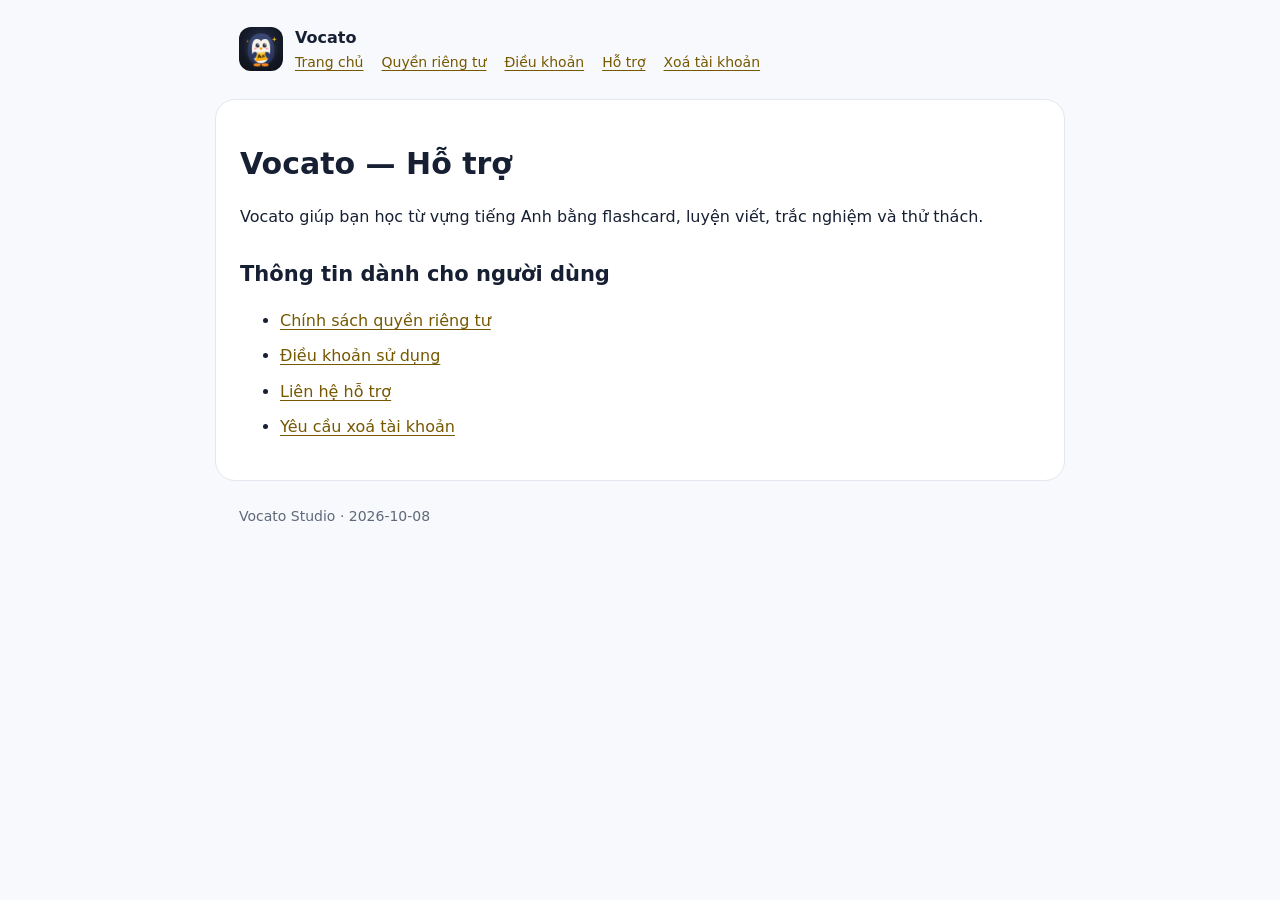
<file: index.html>
<!doctype html><html lang="vi"><head><meta charset="utf-8"><meta name="viewport" content="width=device-width,initial-scale=1"><title>Vocato — Hỗ trợ — Vocato</title><link rel="stylesheet" href="style.css"><link rel="icon" href="icon.png"></head><body><header><img src="icon.png" alt=""><div><strong>Vocato</strong><nav><a href="index.html">Trang chủ</a><a href="privacy.html">Quyền riêng tư</a><a href="terms.html">Điều khoản</a><a href="support.html">Hỗ trợ</a><a href="delete-account.html">Xoá tài khoản</a></nav></div></header><main><h1>Vocato — Hỗ trợ</h1><p>Vocato giúp bạn học từ vựng tiếng Anh bằng flashcard, luyện viết, trắc nghiệm và thử thách.</p><section><h2>Thông tin dành cho người dùng</h2><ul><li><a href="privacy.html">Chính sách quyền riêng tư</a></li><li><a href="terms.html">Điều khoản sử dụng</a></li><li><a href="support.html">Liên hệ hỗ trợ</a></li><li><a href="delete-account.html">Yêu cầu xoá tài khoản</a></li></ul></section></main><footer>Vocato Studio · 2026-10-08</footer></body></html>
</file>
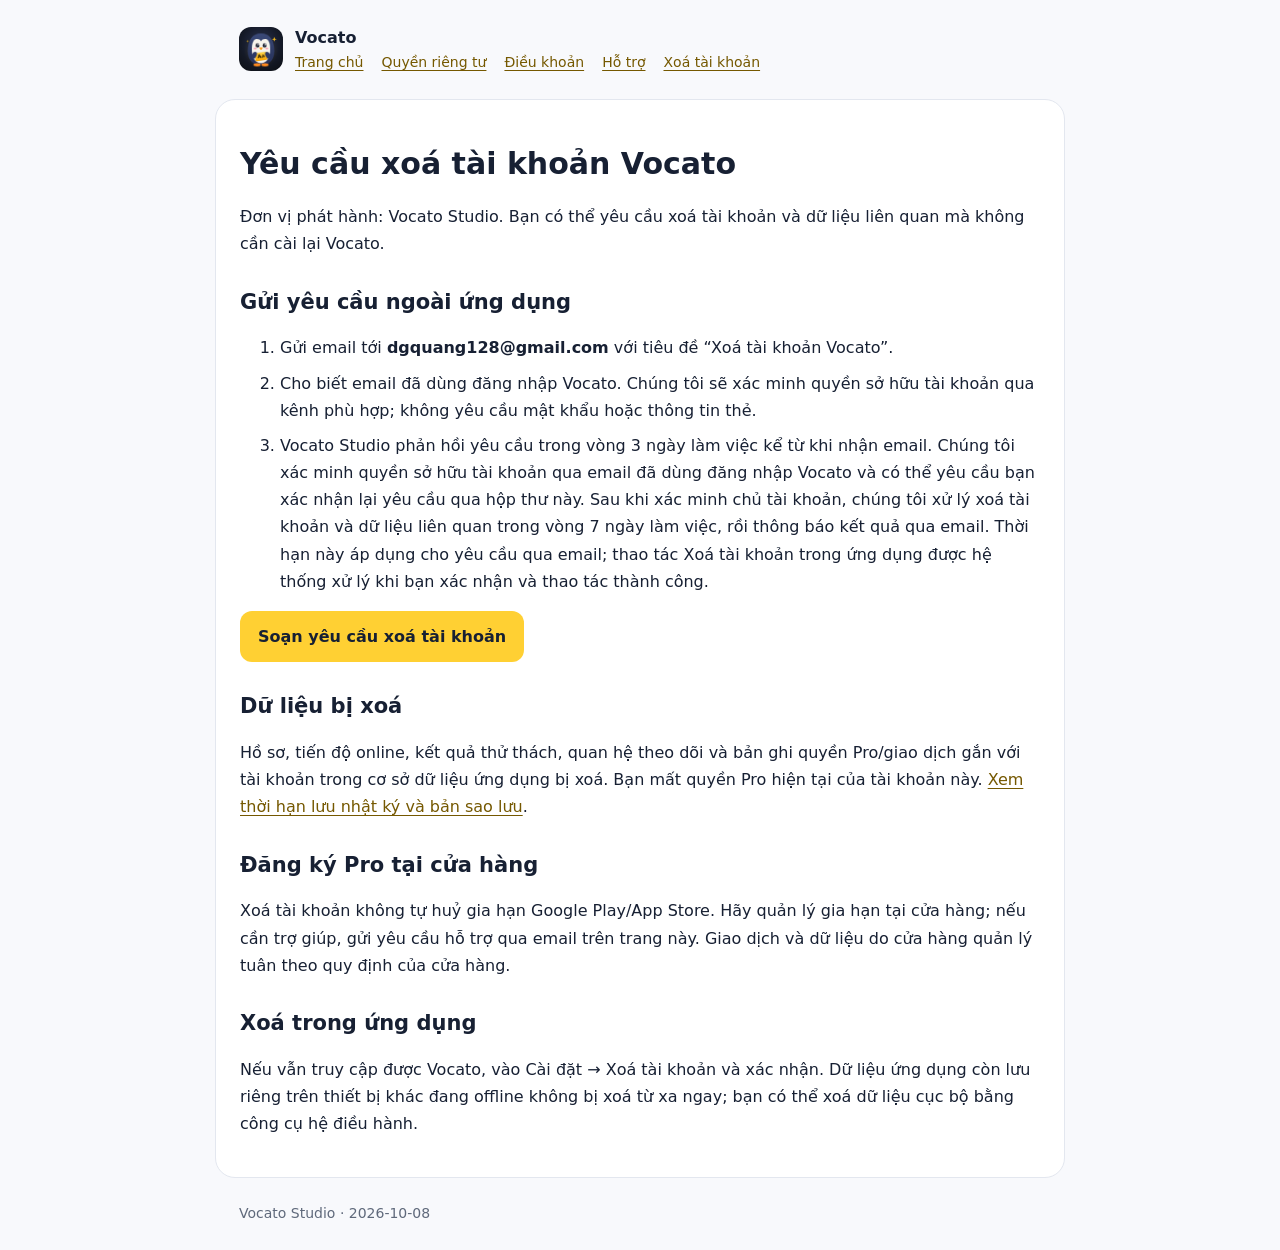
<file: delete-account.html>
<!doctype html><html lang="vi"><head><meta charset="utf-8"><meta name="viewport" content="width=device-width,initial-scale=1"><title>Yêu cầu xoá tài khoản Vocato — Vocato</title><link rel="stylesheet" href="style.css"><link rel="icon" href="icon.png"></head><body><header><img src="icon.png" alt=""><div><strong>Vocato</strong><nav><a href="index.html">Trang chủ</a><a href="privacy.html">Quyền riêng tư</a><a href="terms.html">Điều khoản</a><a href="support.html">Hỗ trợ</a><a href="delete-account.html">Xoá tài khoản</a></nav></div></header><main><h1>Yêu cầu xoá tài khoản Vocato</h1><p>Đơn vị phát hành: Vocato Studio. Bạn có thể yêu cầu xoá tài khoản và dữ liệu liên quan mà không cần cài lại Vocato.</p><section><h2>Gửi yêu cầu ngoài ứng dụng</h2><ol><li>Gửi email tới <strong>dgquang128@gmail.com</strong> với tiêu đề “Xoá tài khoản Vocato”.</li><li>Cho biết email đã dùng đăng nhập Vocato. Chúng tôi sẽ xác minh quyền sở hữu tài khoản qua kênh phù hợp; không yêu cầu mật khẩu hoặc thông tin thẻ.</li><li>Vocato Studio phản hồi yêu cầu trong vòng 3 ngày làm việc kể từ khi nhận email. Chúng tôi xác minh quyền sở hữu tài khoản qua email đã dùng đăng nhập Vocato và có thể yêu cầu bạn xác nhận lại yêu cầu qua hộp thư này. Sau khi xác minh chủ tài khoản, chúng tôi xử lý xoá tài khoản và dữ liệu liên quan trong vòng 7 ngày làm việc, rồi thông báo kết quả qua email. Thời hạn này áp dụng cho yêu cầu qua email; thao tác Xoá tài khoản trong ứng dụng được hệ thống xử lý khi bạn xác nhận và thao tác thành công.</li></ol><a class="button" href="mailto:dgquang128@gmail.com?subject=Xo%C3%A1%20t%C3%A0i%20kho%E1%BA%A3n%20Vocato&amp;body=T%C3%B4i%20y%C3%AAu%20c%E1%BA%A7u%20xo%C3%A1%20t%C3%A0i%20kho%E1%BA%A3n%20Vocato%20v%C3%A0%20d%E1%BB%AF%20li%E1%BB%87u%20li%C3%AAn%20quan.%0AEmail%20%C4%91%C3%A3%20d%C3%B9ng%20%C4%91%C4%83ng%20nh%E1%BA%ADp%20Vocato%3A%20%0A">Soạn yêu cầu xoá tài khoản</a></section><section><h2>Dữ liệu bị xoá</h2><p>Hồ sơ, tiến độ online, kết quả thử thách, quan hệ theo dõi và bản ghi quyền Pro/giao dịch gắn với tài khoản trong cơ sở dữ liệu ứng dụng bị xoá. Bạn mất quyền Pro hiện tại của tài khoản này. <a href="privacy.html">Xem thời hạn lưu nhật ký và bản sao lưu</a>.</p></section><section><h2>Đăng ký Pro tại cửa hàng</h2><p>Xoá tài khoản không tự huỷ gia hạn Google Play/App Store. Hãy quản lý gia hạn tại cửa hàng; nếu cần trợ giúp, gửi yêu cầu hỗ trợ qua email trên trang này. Giao dịch và dữ liệu do cửa hàng quản lý tuân theo quy định của cửa hàng.</p></section><section><h2>Xoá trong ứng dụng</h2><p>Nếu vẫn truy cập được Vocato, vào Cài đặt → Xoá tài khoản và xác nhận. Dữ liệu ứng dụng còn lưu riêng trên thiết bị khác đang offline không bị xoá từ xa ngay; bạn có thể xoá dữ liệu cục bộ bằng công cụ hệ điều hành.</p></section></main><footer>Vocato Studio · 2026-10-08</footer></body></html>
</file>
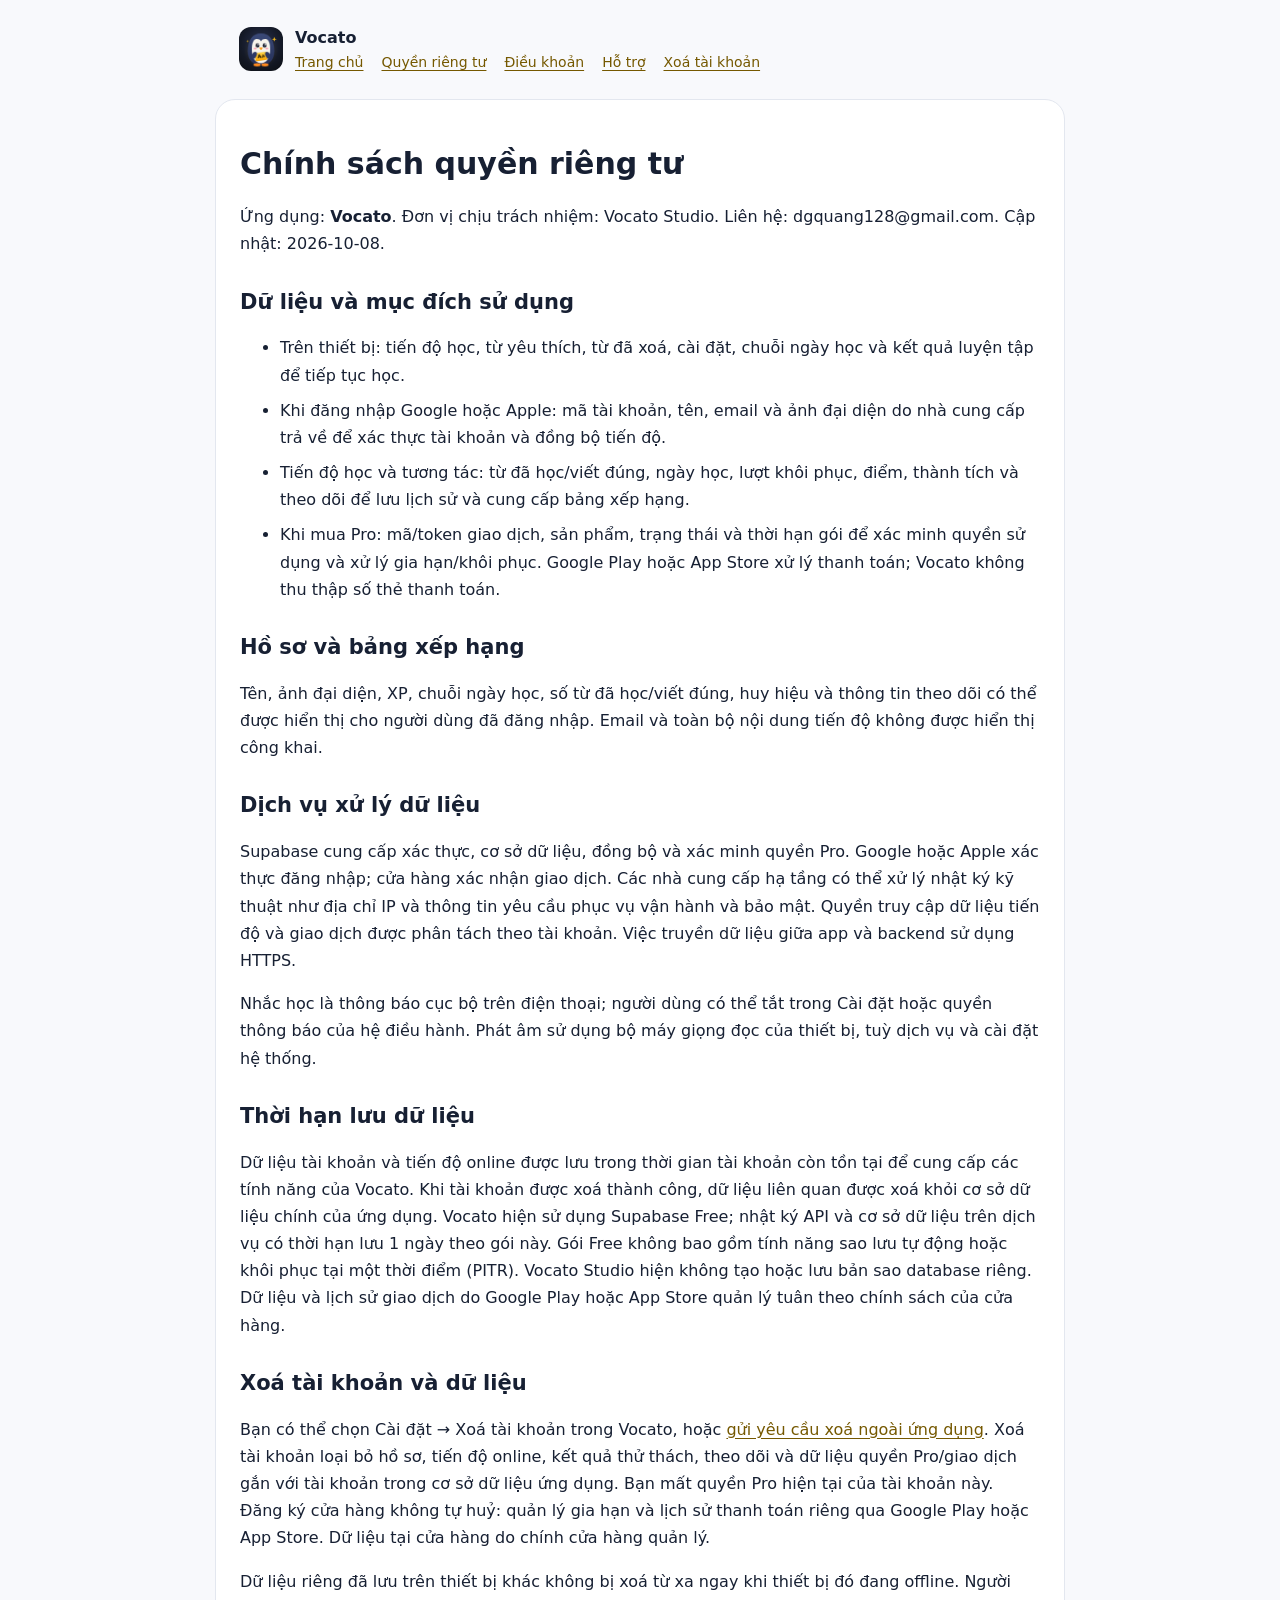
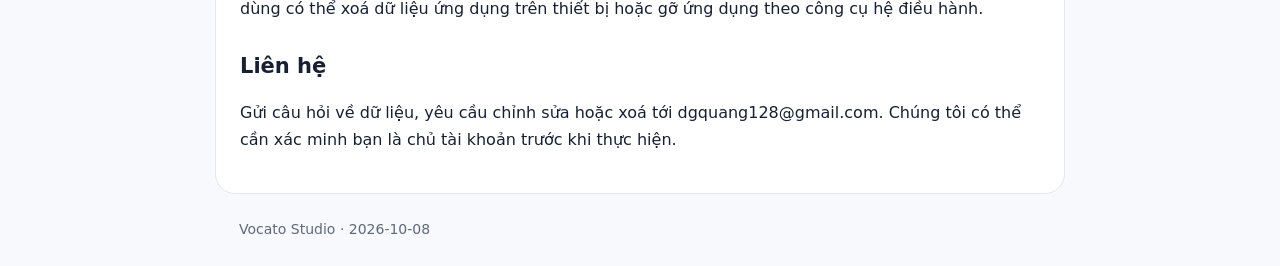
<file: privacy.html>
<!doctype html><html lang="vi"><head><meta charset="utf-8"><meta name="viewport" content="width=device-width,initial-scale=1"><title>Chính sách quyền riêng tư — Vocato</title><link rel="stylesheet" href="style.css"><link rel="icon" href="icon.png"></head><body><header><img src="icon.png" alt=""><div><strong>Vocato</strong><nav><a href="index.html">Trang chủ</a><a href="privacy.html">Quyền riêng tư</a><a href="terms.html">Điều khoản</a><a href="support.html">Hỗ trợ</a><a href="delete-account.html">Xoá tài khoản</a></nav></div></header><main><h1>Chính sách quyền riêng tư</h1><p>Ứng dụng: <strong>Vocato</strong>. Đơn vị chịu trách nhiệm: Vocato Studio. Liên hệ: dgquang128@gmail.com. Cập nhật: 2026-10-08.</p><section><h2>Dữ liệu và mục đích sử dụng</h2><ul><li>Trên thiết bị: tiến độ học, từ yêu thích, từ đã xoá, cài đặt, chuỗi ngày học và kết quả luyện tập để tiếp tục học.</li><li>Khi đăng nhập Google hoặc Apple: mã tài khoản, tên, email và ảnh đại diện do nhà cung cấp trả về để xác thực tài khoản và đồng bộ tiến độ.</li><li>Tiến độ học và tương tác: từ đã học/viết đúng, ngày học, lượt khôi phục, điểm, thành tích và theo dõi để lưu lịch sử và cung cấp bảng xếp hạng.</li><li>Khi mua Pro: mã/token giao dịch, sản phẩm, trạng thái và thời hạn gói để xác minh quyền sử dụng và xử lý gia hạn/khôi phục. Google Play hoặc App Store xử lý thanh toán; Vocato không thu thập số thẻ thanh toán.</li></ul></section><section><h2>Hồ sơ và bảng xếp hạng</h2><p>Tên, ảnh đại diện, XP, chuỗi ngày học, số từ đã học/viết đúng, huy hiệu và thông tin theo dõi có thể được hiển thị cho người dùng đã đăng nhập. Email và toàn bộ nội dung tiến độ không được hiển thị công khai.</p></section><section><h2>Dịch vụ xử lý dữ liệu</h2><p>Supabase cung cấp xác thực, cơ sở dữ liệu, đồng bộ và xác minh quyền Pro. Google hoặc Apple xác thực đăng nhập; cửa hàng xác nhận giao dịch. Các nhà cung cấp hạ tầng có thể xử lý nhật ký kỹ thuật như địa chỉ IP và thông tin yêu cầu phục vụ vận hành và bảo mật. Quyền truy cập dữ liệu tiến độ và giao dịch được phân tách theo tài khoản. Việc truyền dữ liệu giữa app và backend sử dụng HTTPS.</p><p>Nhắc học là thông báo cục bộ trên điện thoại; người dùng có thể tắt trong Cài đặt hoặc quyền thông báo của hệ điều hành. Phát âm sử dụng bộ máy giọng đọc của thiết bị, tuỳ dịch vụ và cài đặt hệ thống.</p></section><section><h2>Thời hạn lưu dữ liệu</h2><p>Dữ liệu tài khoản và tiến độ online được lưu trong thời gian tài khoản còn tồn tại để cung cấp các tính năng của Vocato. Khi tài khoản được xoá thành công, dữ liệu liên quan được xoá khỏi cơ sở dữ liệu chính của ứng dụng. Vocato hiện sử dụng Supabase Free; nhật ký API và cơ sở dữ liệu trên dịch vụ có thời hạn lưu 1 ngày theo gói này. Gói Free không bao gồm tính năng sao lưu tự động hoặc khôi phục tại một thời điểm (PITR). Vocato Studio hiện không tạo hoặc lưu bản sao database riêng. Dữ liệu và lịch sử giao dịch do Google Play hoặc App Store quản lý tuân theo chính sách của cửa hàng.</p></section><section><h2>Xoá tài khoản và dữ liệu</h2><p>Bạn có thể chọn Cài đặt → Xoá tài khoản trong Vocato, hoặc <a href="delete-account.html">gửi yêu cầu xoá ngoài ứng dụng</a>. Xoá tài khoản loại bỏ hồ sơ, tiến độ online, kết quả thử thách, theo dõi và dữ liệu quyền Pro/giao dịch gắn với tài khoản trong cơ sở dữ liệu ứng dụng. Bạn mất quyền Pro hiện tại của tài khoản này. Đăng ký cửa hàng không tự huỷ: quản lý gia hạn và lịch sử thanh toán riêng qua Google Play hoặc App Store. Dữ liệu tại cửa hàng do chính cửa hàng quản lý.</p><p>Dữ liệu riêng đã lưu trên thiết bị khác không bị xoá từ xa ngay khi thiết bị đó đang offline. Người dùng có thể xoá dữ liệu ứng dụng trên thiết bị hoặc gỡ ứng dụng theo công cụ hệ điều hành.</p></section><section><h2>Liên hệ</h2><p>Gửi câu hỏi về dữ liệu, yêu cầu chỉnh sửa hoặc xoá tới dgquang128@gmail.com. Chúng tôi có thể cần xác minh bạn là chủ tài khoản trước khi thực hiện.</p></section></main><footer>Vocato Studio · 2026-10-08</footer></body></html>
</file>
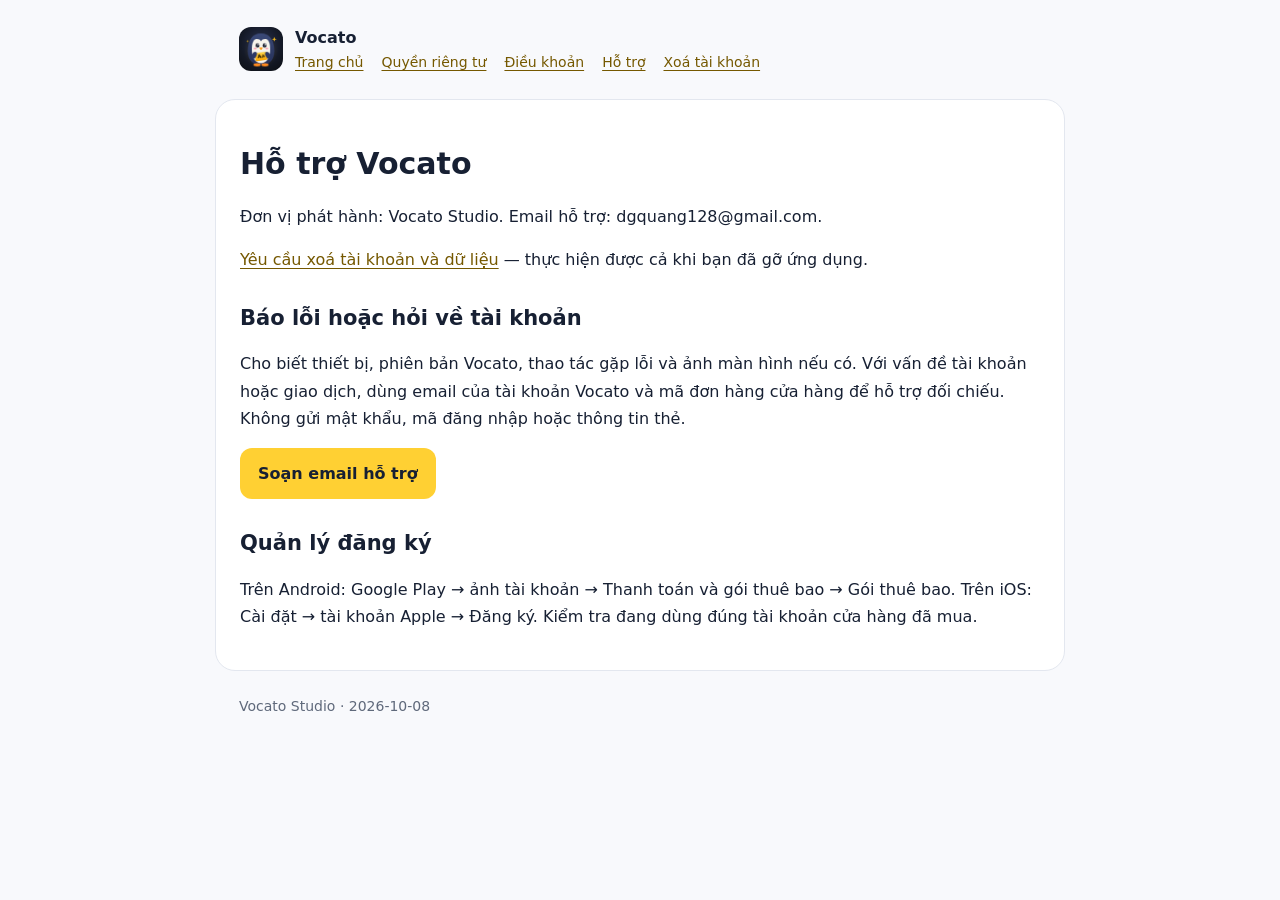
<file: support.html>
<!doctype html><html lang="vi"><head><meta charset="utf-8"><meta name="viewport" content="width=device-width,initial-scale=1"><title>Hỗ trợ Vocato — Vocato</title><link rel="stylesheet" href="style.css"><link rel="icon" href="icon.png"></head><body><header><img src="icon.png" alt=""><div><strong>Vocato</strong><nav><a href="index.html">Trang chủ</a><a href="privacy.html">Quyền riêng tư</a><a href="terms.html">Điều khoản</a><a href="support.html">Hỗ trợ</a><a href="delete-account.html">Xoá tài khoản</a></nav></div></header><main><h1>Hỗ trợ Vocato</h1><p>Đơn vị phát hành: Vocato Studio. Email hỗ trợ: dgquang128@gmail.com.</p><p><a href="delete-account.html">Yêu cầu xoá tài khoản và dữ liệu</a> — thực hiện được cả khi bạn đã gỡ ứng dụng.</p><section><h2>Báo lỗi hoặc hỏi về tài khoản</h2><p>Cho biết thiết bị, phiên bản Vocato, thao tác gặp lỗi và ảnh màn hình nếu có. Với vấn đề tài khoản hoặc giao dịch, dùng email của tài khoản Vocato và mã đơn hàng cửa hàng để hỗ trợ đối chiếu. Không gửi mật khẩu, mã đăng nhập hoặc thông tin thẻ.</p><a class="button" href="mailto:dgquang128@gmail.com?subject=H%E1%BB%97%20tr%E1%BB%A3%20Vocato&amp;body=">Soạn email hỗ trợ</a></section><section><h2>Quản lý đăng ký</h2><p>Trên Android: Google Play → ảnh tài khoản → Thanh toán và gói thuê bao → Gói thuê bao. Trên iOS: Cài đặt → tài khoản Apple → Đăng ký. Kiểm tra đang dùng đúng tài khoản cửa hàng đã mua.</p></section></main><footer>Vocato Studio · 2026-10-08</footer></body></html>
</file>
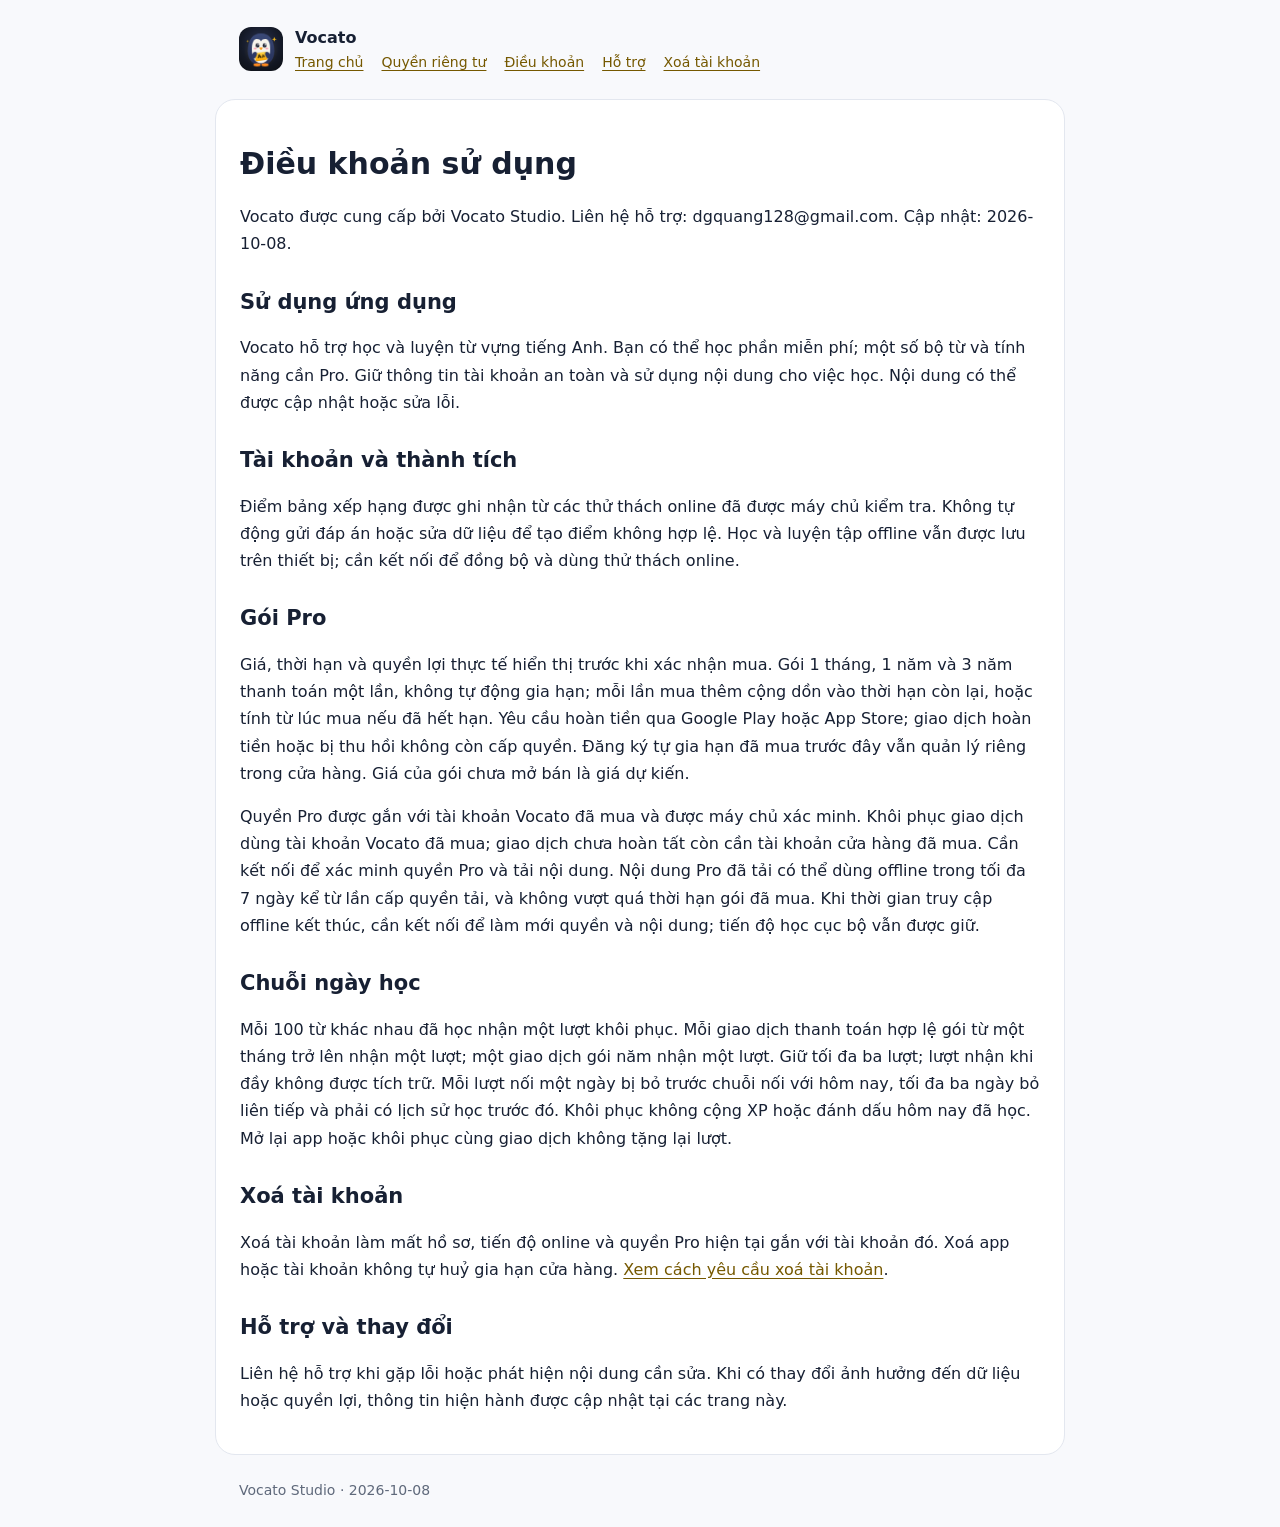
<file: terms.html>
<!doctype html><html lang="vi"><head><meta charset="utf-8"><meta name="viewport" content="width=device-width,initial-scale=1"><title>Điều khoản sử dụng — Vocato</title><link rel="stylesheet" href="style.css"><link rel="icon" href="icon.png"></head><body><header><img src="icon.png" alt=""><div><strong>Vocato</strong><nav><a href="index.html">Trang chủ</a><a href="privacy.html">Quyền riêng tư</a><a href="terms.html">Điều khoản</a><a href="support.html">Hỗ trợ</a><a href="delete-account.html">Xoá tài khoản</a></nav></div></header><main><h1>Điều khoản sử dụng</h1><p>Vocato được cung cấp bởi Vocato Studio. Liên hệ hỗ trợ: dgquang128@gmail.com. Cập nhật: 2026-10-08.</p><section><h2>Sử dụng ứng dụng</h2><p>Vocato hỗ trợ học và luyện từ vựng tiếng Anh. Bạn có thể học phần miễn phí; một số bộ từ và tính năng cần Pro. Giữ thông tin tài khoản an toàn và sử dụng nội dung cho việc học. Nội dung có thể được cập nhật hoặc sửa lỗi.</p></section><section><h2>Tài khoản và thành tích</h2><p>Điểm bảng xếp hạng được ghi nhận từ các thử thách online đã được máy chủ kiểm tra. Không tự động gửi đáp án hoặc sửa dữ liệu để tạo điểm không hợp lệ. Học và luyện tập offline vẫn được lưu trên thiết bị; cần kết nối để đồng bộ và dùng thử thách online.</p></section><section><h2>Gói Pro</h2><p>Giá, thời hạn và quyền lợi thực tế hiển thị trước khi xác nhận mua. Gói 1 tháng, 1 năm và 3 năm thanh toán một lần, không tự động gia hạn; mỗi lần mua thêm cộng dồn vào thời hạn còn lại, hoặc tính từ lúc mua nếu đã hết hạn. Yêu cầu hoàn tiền qua Google Play hoặc App Store; giao dịch hoàn tiền hoặc bị thu hồi không còn cấp quyền. Đăng ký tự gia hạn đã mua trước đây vẫn quản lý riêng trong cửa hàng. Giá của gói chưa mở bán là giá dự kiến.</p><p>Quyền Pro được gắn với tài khoản Vocato đã mua và được máy chủ xác minh. Khôi phục giao dịch dùng tài khoản Vocato đã mua; giao dịch chưa hoàn tất còn cần tài khoản cửa hàng đã mua. Cần kết nối để xác minh quyền Pro và tải nội dung. Nội dung Pro đã tải có thể dùng offline trong tối đa 7 ngày kể từ lần cấp quyền tải, và không vượt quá thời hạn gói đã mua. Khi thời gian truy cập offline kết thúc, cần kết nối để làm mới quyền và nội dung; tiến độ học cục bộ vẫn được giữ.</p></section><section><h2>Chuỗi ngày học</h2><p>Mỗi 100 từ khác nhau đã học nhận một lượt khôi phục. Mỗi giao dịch thanh toán hợp lệ gói từ một tháng trở lên nhận một lượt; một giao dịch gói năm nhận một lượt. Giữ tối đa ba lượt; lượt nhận khi đầy không được tích trữ. Mỗi lượt nối một ngày bị bỏ trước chuỗi nối với hôm nay, tối đa ba ngày bỏ liên tiếp và phải có lịch sử học trước đó. Khôi phục không cộng XP hoặc đánh dấu hôm nay đã học. Mở lại app hoặc khôi phục cùng giao dịch không tặng lại lượt.</p></section><section><h2>Xoá tài khoản</h2><p>Xoá tài khoản làm mất hồ sơ, tiến độ online và quyền Pro hiện tại gắn với tài khoản đó. Xoá app hoặc tài khoản không tự huỷ gia hạn cửa hàng. <a href="delete-account.html">Xem cách yêu cầu xoá tài khoản</a>.</p></section><section><h2>Hỗ trợ và thay đổi</h2><p>Liên hệ hỗ trợ khi gặp lỗi hoặc phát hiện nội dung cần sửa. Khi có thay đổi ảnh hưởng đến dữ liệu hoặc quyền lợi, thông tin hiện hành được cập nhật tại các trang này.</p></section></main><footer>Vocato Studio · 2026-10-08</footer></body></html>
</file>
<file: style.css>
*{box-sizing:border-box}body{margin:0;background:#f8f9fc;color:#172033;font:16px/1.7 system-ui,sans-serif}header,main,footer{max-width:850px;margin:auto;padding:24px}header{display:flex;gap:12px;align-items:center}header img{width:44px;height:44px;border-radius:12px}nav{display:flex;flex-wrap:wrap;gap:8px 18px;font-size:14px}main{background:white;border:1px solid #e3e7ef;border-radius:20px}h1{line-height:1.3;font-size:30px}h2{font-size:21px;line-height:1.4;margin-top:30px}a{color:#755800;text-underline-offset:3px}li{margin:8px 0}.button{display:inline-block;background:#ffd033;color:#172033;border-radius:12px;padding:12px 18px;text-decoration:none;font-weight:700}.draft,.pending{padding:12px;background:#fff1d0;border-radius:12px}footer{font-size:14px;color:#5f697b}p,li{overflow-wrap:anywhere}@media(max-width:600px){header,main,footer{padding:18px}main{margin:0 10px}h1{font-size:25px}}
</file>
